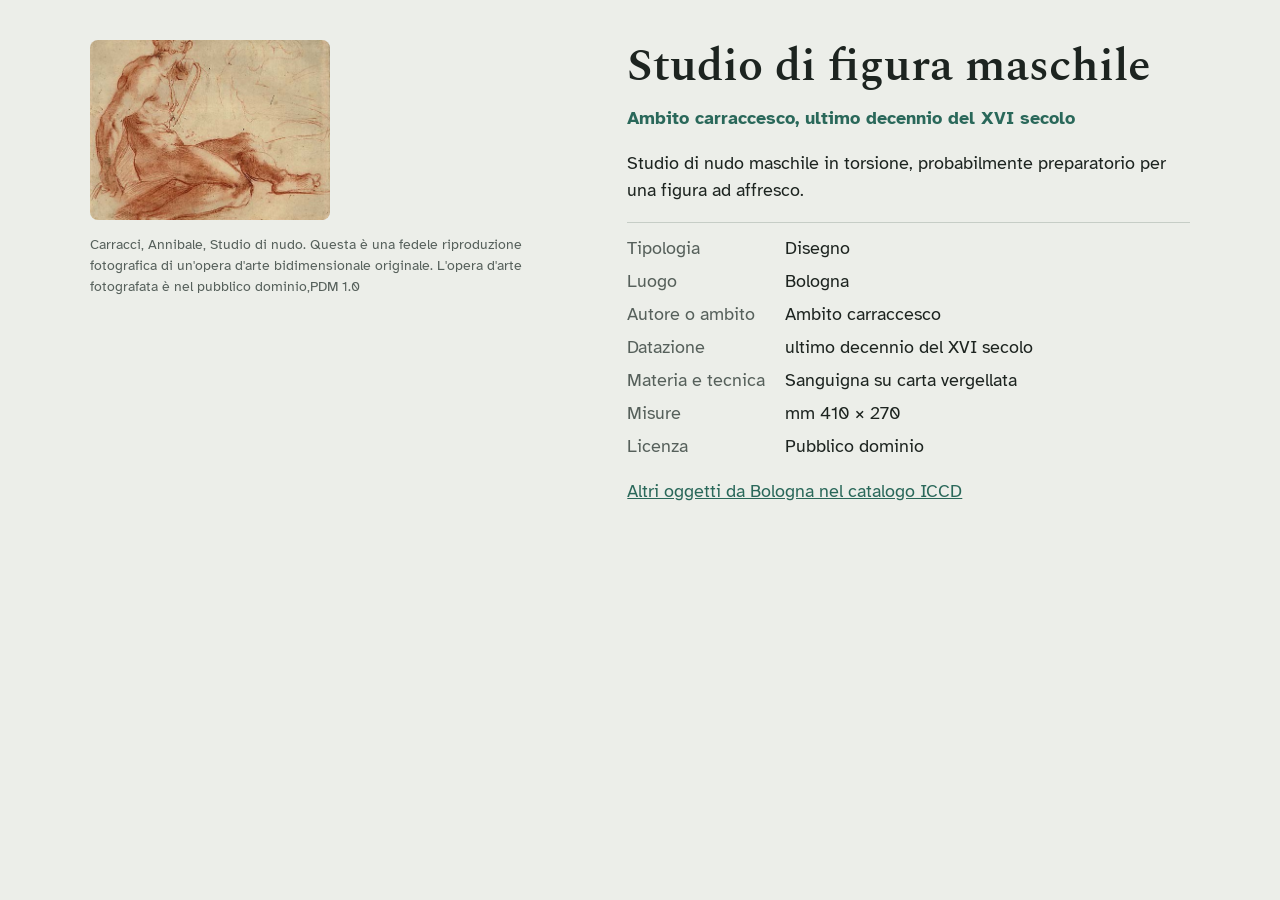
<file: esercizi/esercizio 1/index.html>
<!DOCTYPE html>
<html lang="it">
<head>
  <meta charset="utf-8">
  <meta name="viewport" content="width=device-width, initial-scale=1">
  <title>Studio di figura maschile</title>
  <!-- I caratteri da Google Fonts: Spectral per i titoli, Atkinson Hyperlegible per il testo -->
  <link rel="stylesheet" href="https://fonts.googleapis.com/css2?family=Atkinson+Hyperlegible:wght@400;700&family=Spectral:wght@400;600&display=swap">
  <!-- Il foglio di stile: lo stesso nome del file stile.css nella stessa cartella -->
  <link rel="stylesheet" href="es1.css">
</head>
<body>
  <article class="scheda">

    <!-- Prima colonna: l'immagine con la didascalia -->
    <figure class="miniatura">
      <img src="immagini/Studio_di_nudo.jpg"
           alt="Studio di nudo maschile in torsione, probabilmente preparatorio per una figura ad affresco.">
      <figcaption> Carracci, Annibale, Studio di nudo. Questa è una fedele riproduzione fotografica di un'opera d'arte bidimensionale originale. L'opera d'arte fotografata è nel pubblico dominio,PDM 1.0 </figcaption>
    </figure>

    <!-- Seconda colonna: il testo della scheda -->
    <div class="testo">
      <h1>Studio di figura maschile</h1>
      <p class="autore">Ambito carraccesco, ultimo decennio del XVI secolo</p>
      <p>Studio di nudo maschile in torsione, probabilmente preparatorio per una figura ad affresco.</p>
      <dl>
        <dt>Tipologia</dt> <dd>Disegno</dd>
        <dt>Luogo</dt> <dd>Bologna</dd>
        <dt>Autore o ambito</dt> <dd>Ambito carraccesco</dd>
        <dt>Datazione</dt> <dd>ultimo decennio del XVI secolo</dd>
        <dt>Materia e tecnica</dt> <dd>Sanguigna su carta vergellata</dd>
        <dt>Misure</dt> <dd>mm 410 × 270</dd>
        <dt>Licenza</dt> <dd>Pubblico dominio</dd>
      </dl>
      <a href="https://catalogo.beniculturali.it/search?denom=&definizione=&period=&agent=&culturalScope=&province=&municipality=Bologna&region=&subject=&numICCD=&classfication=&corporatBody=&techCha=&cis=&site=&obsLoc=&findLoc=">Altri oggetti da Bologna nel catalogo ICCD</a>
    </div>

  </article>
</body>
</html>
</file>
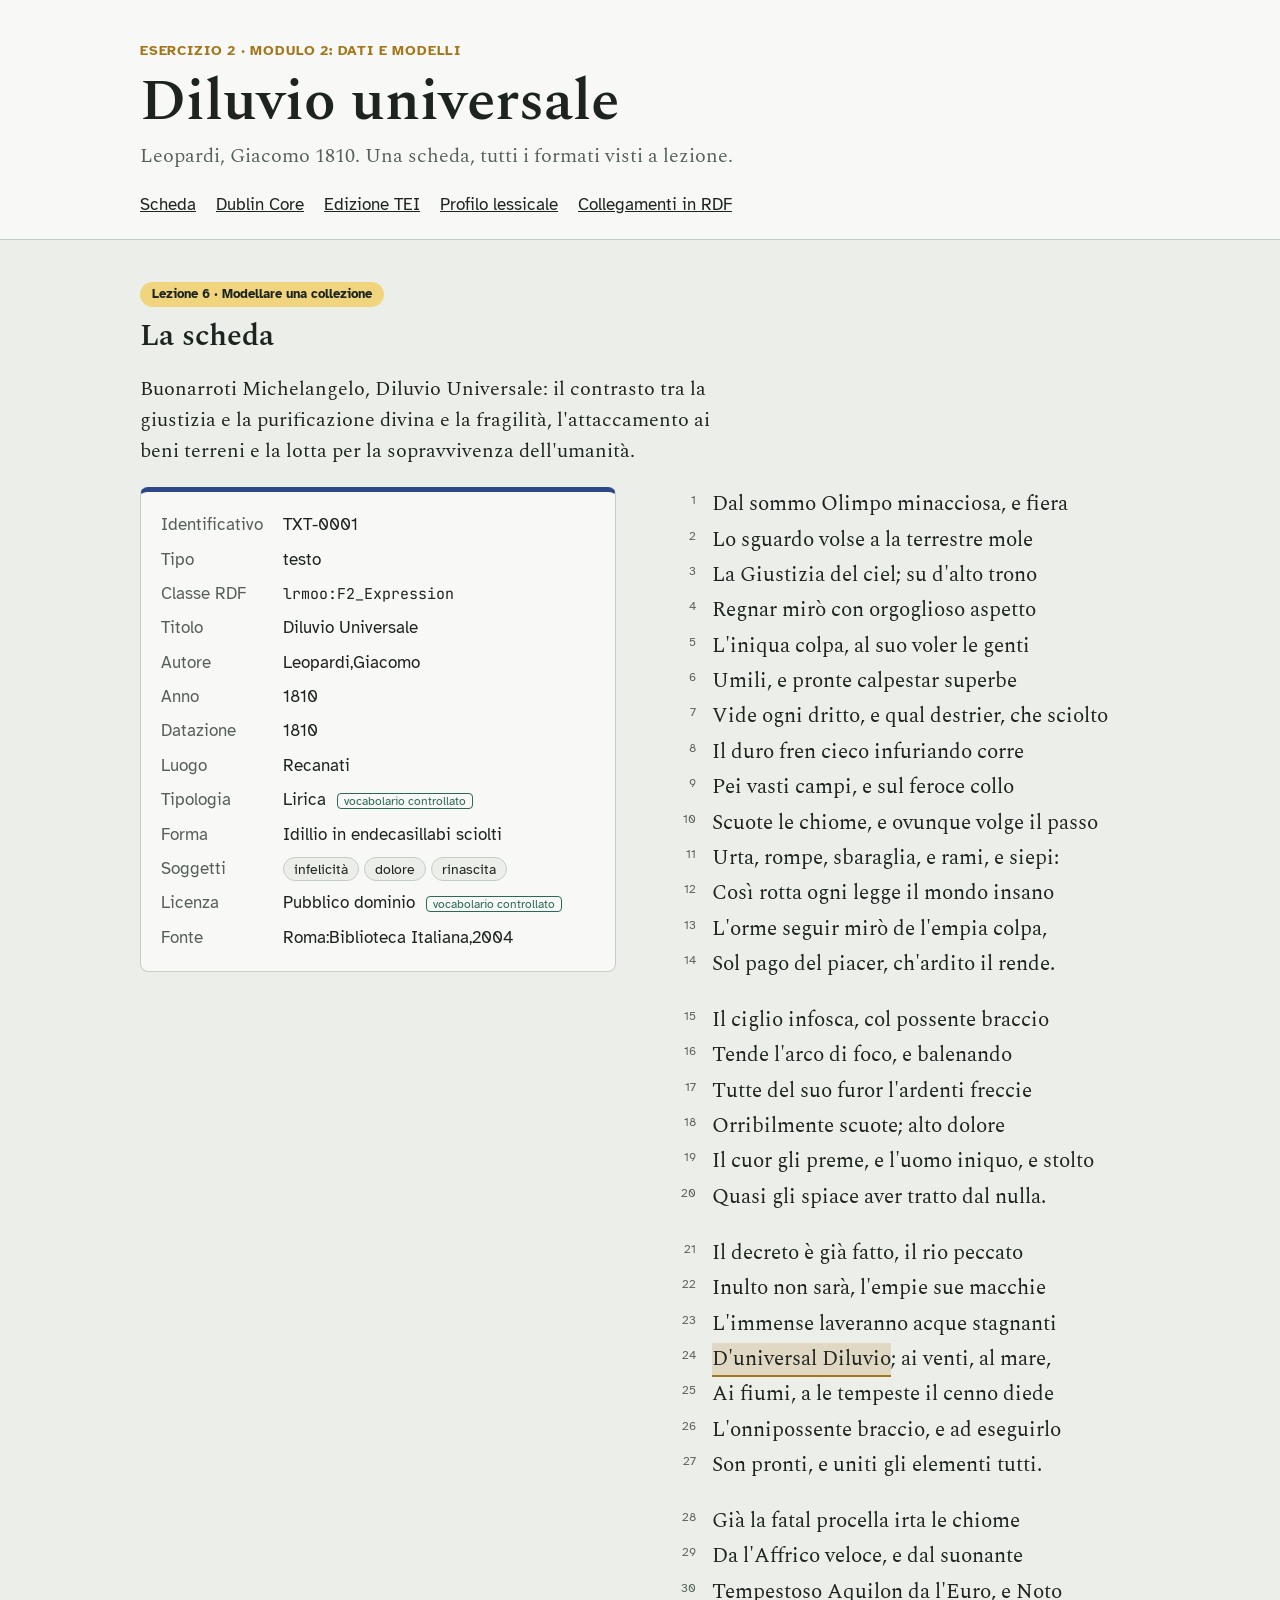
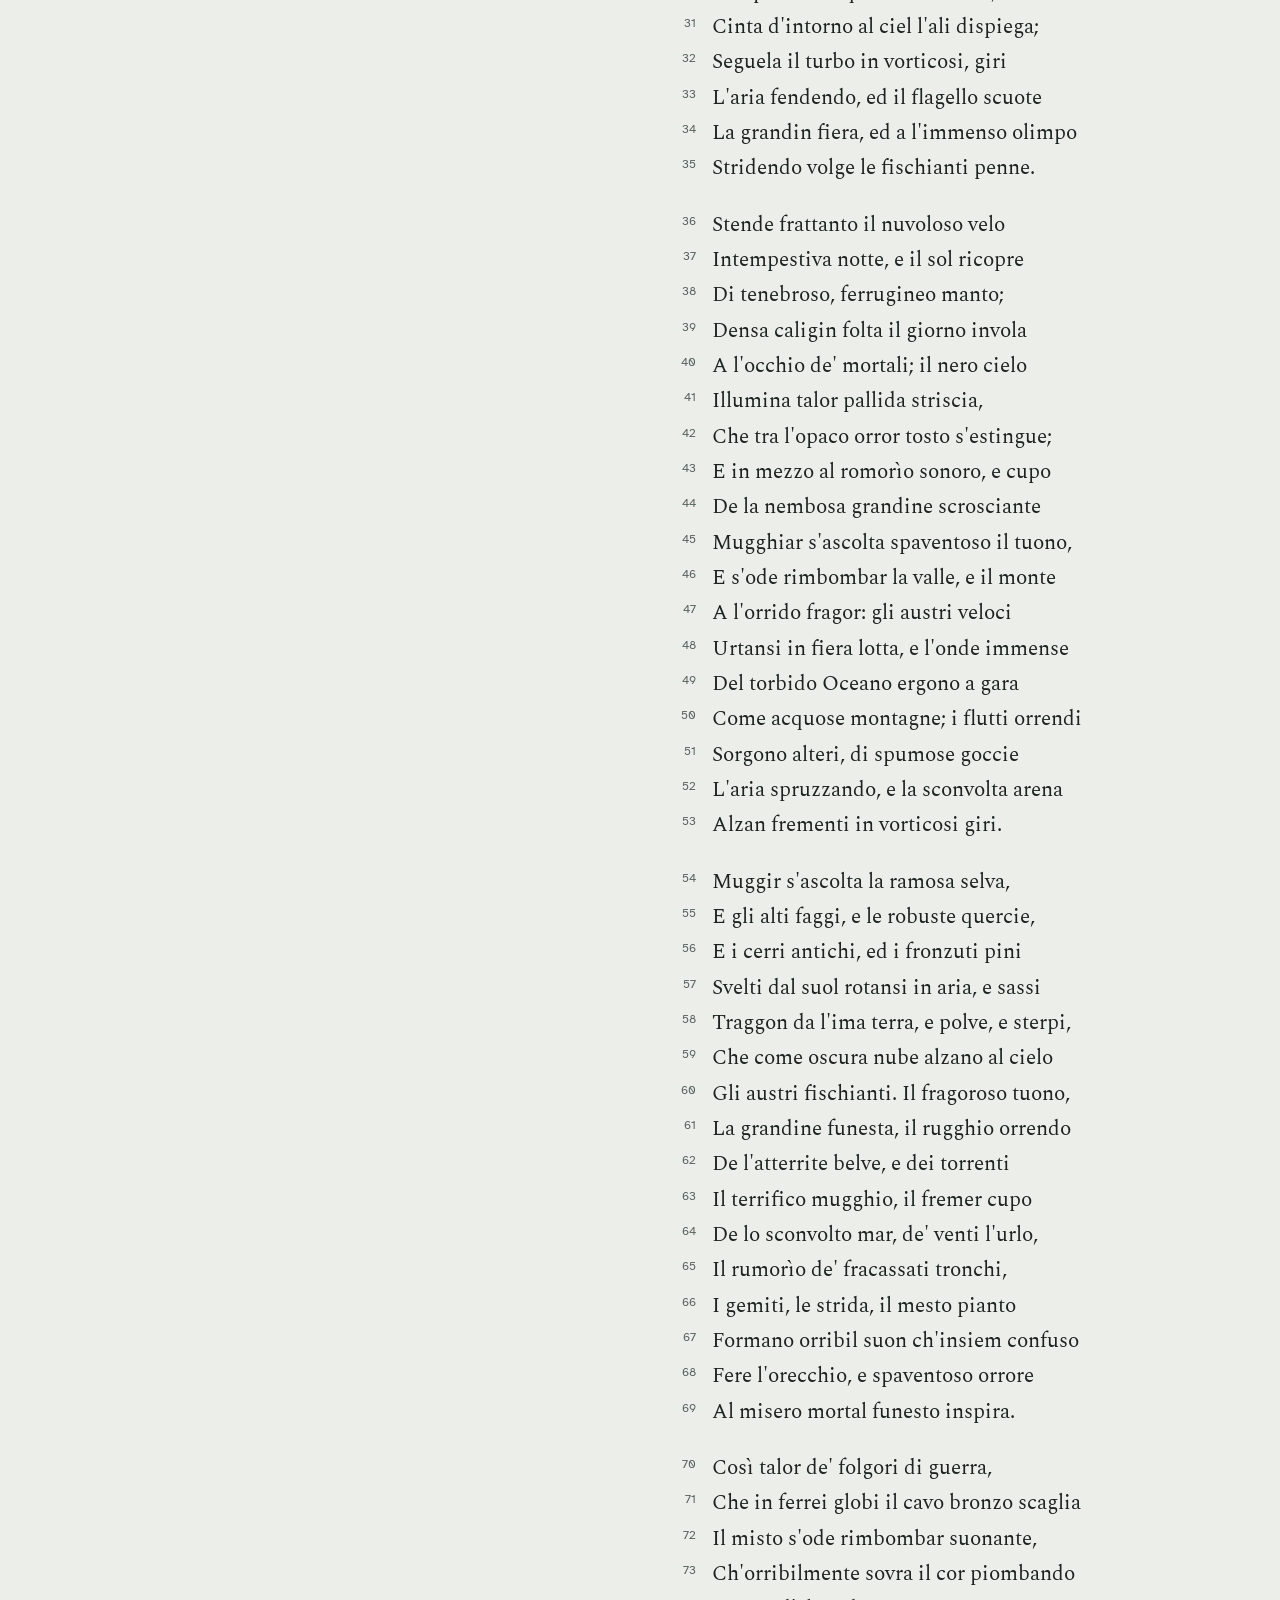
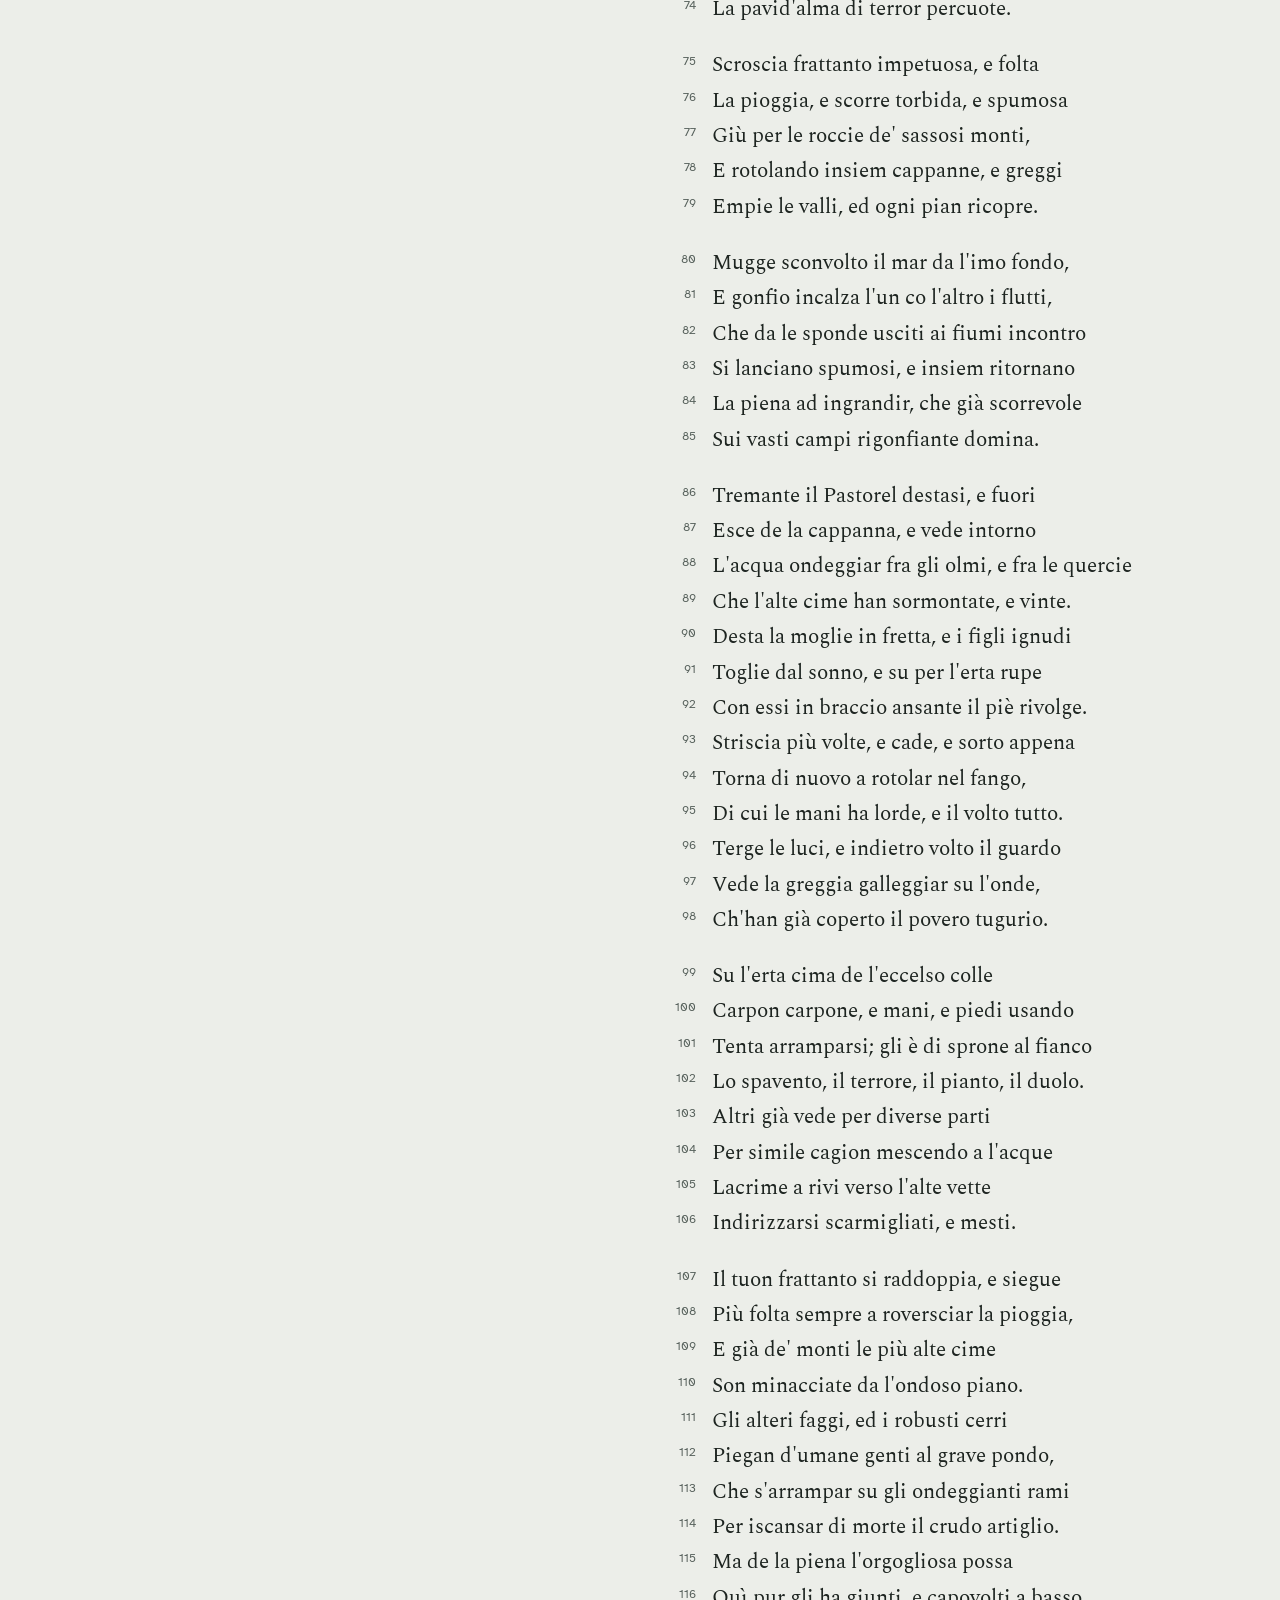
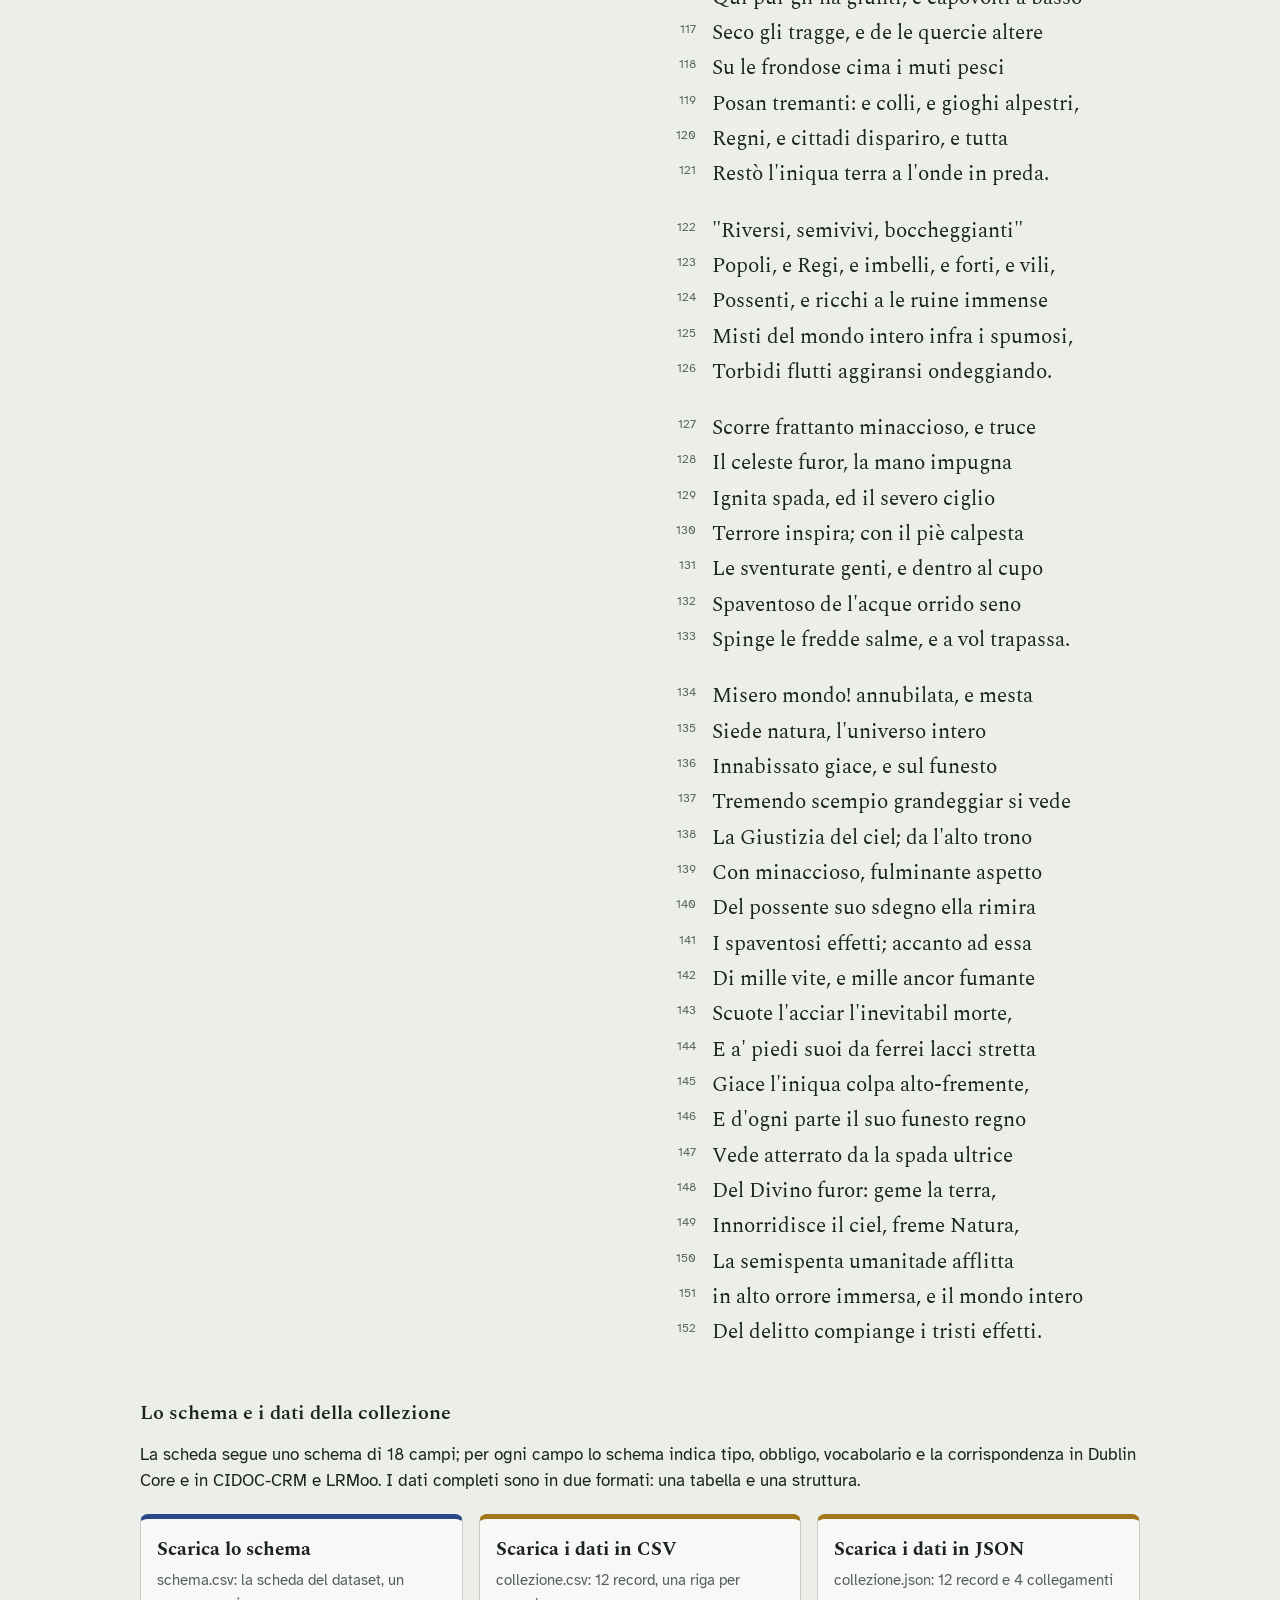
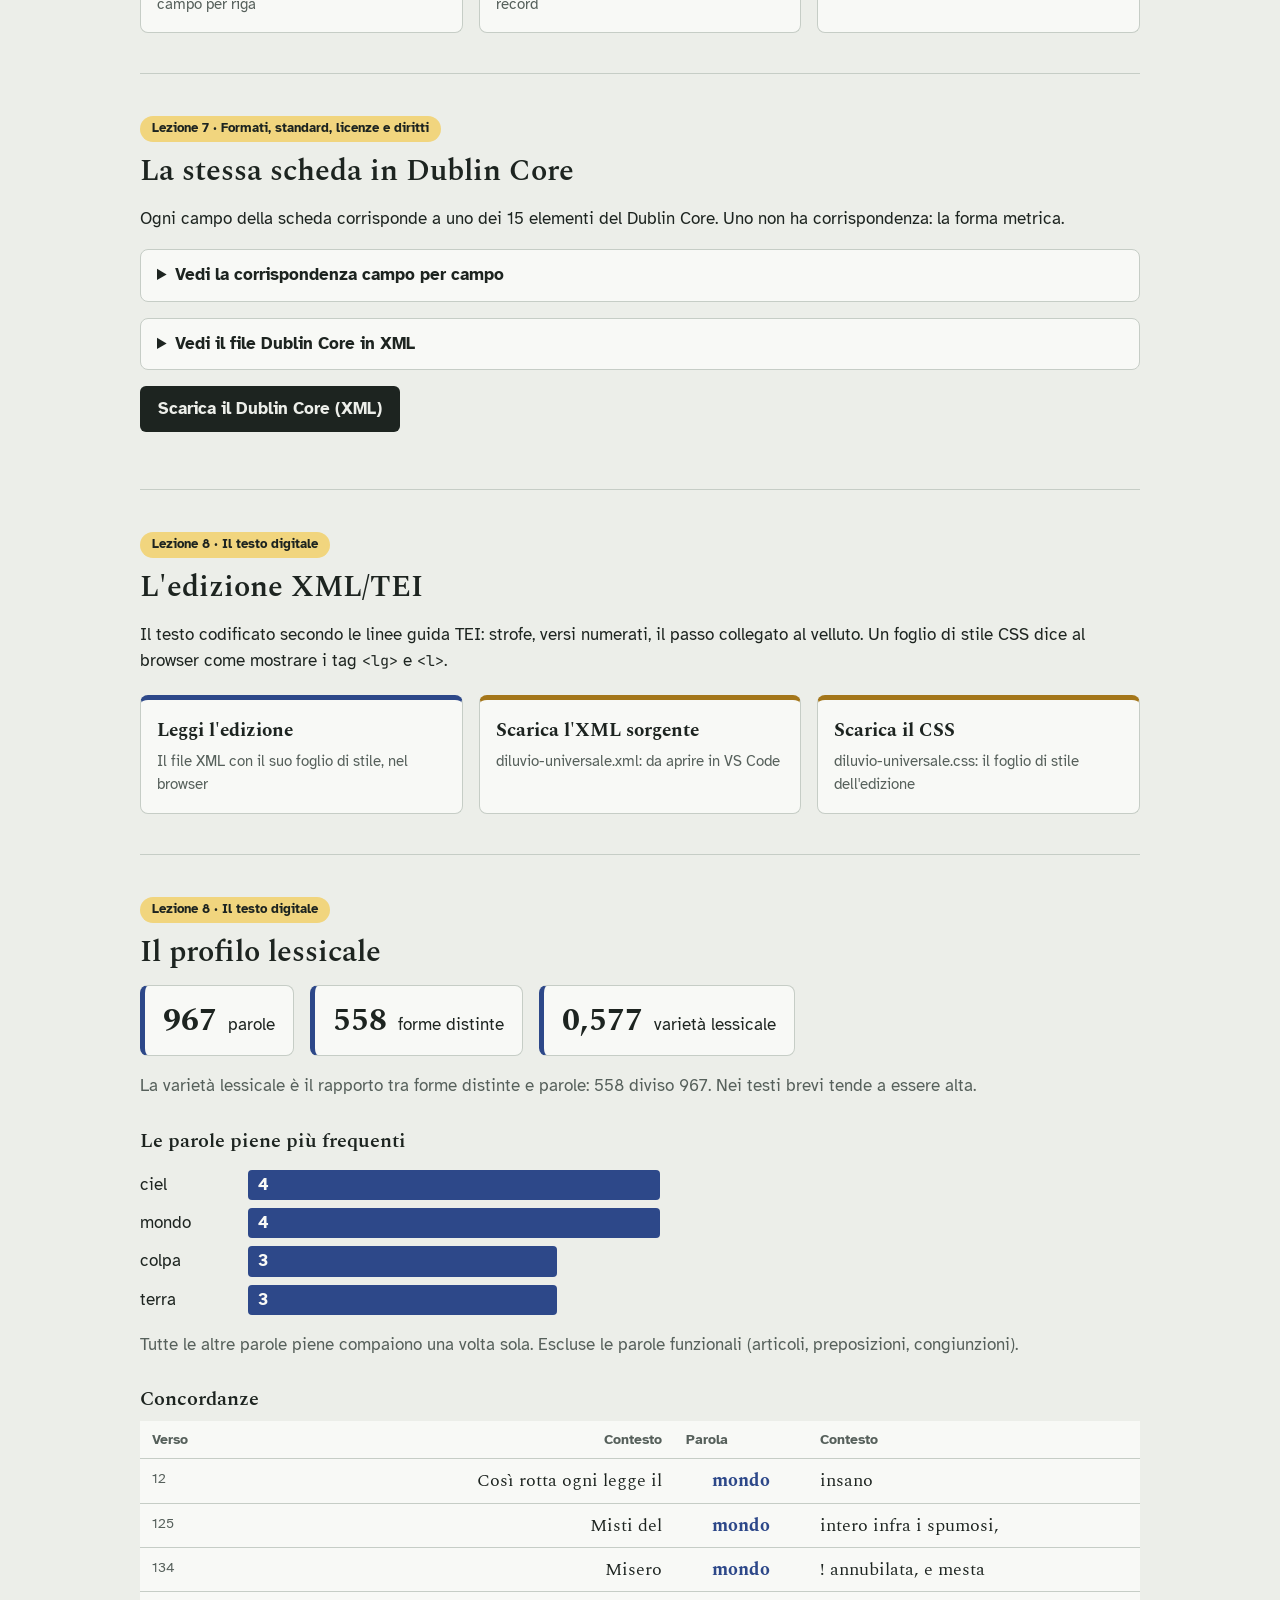
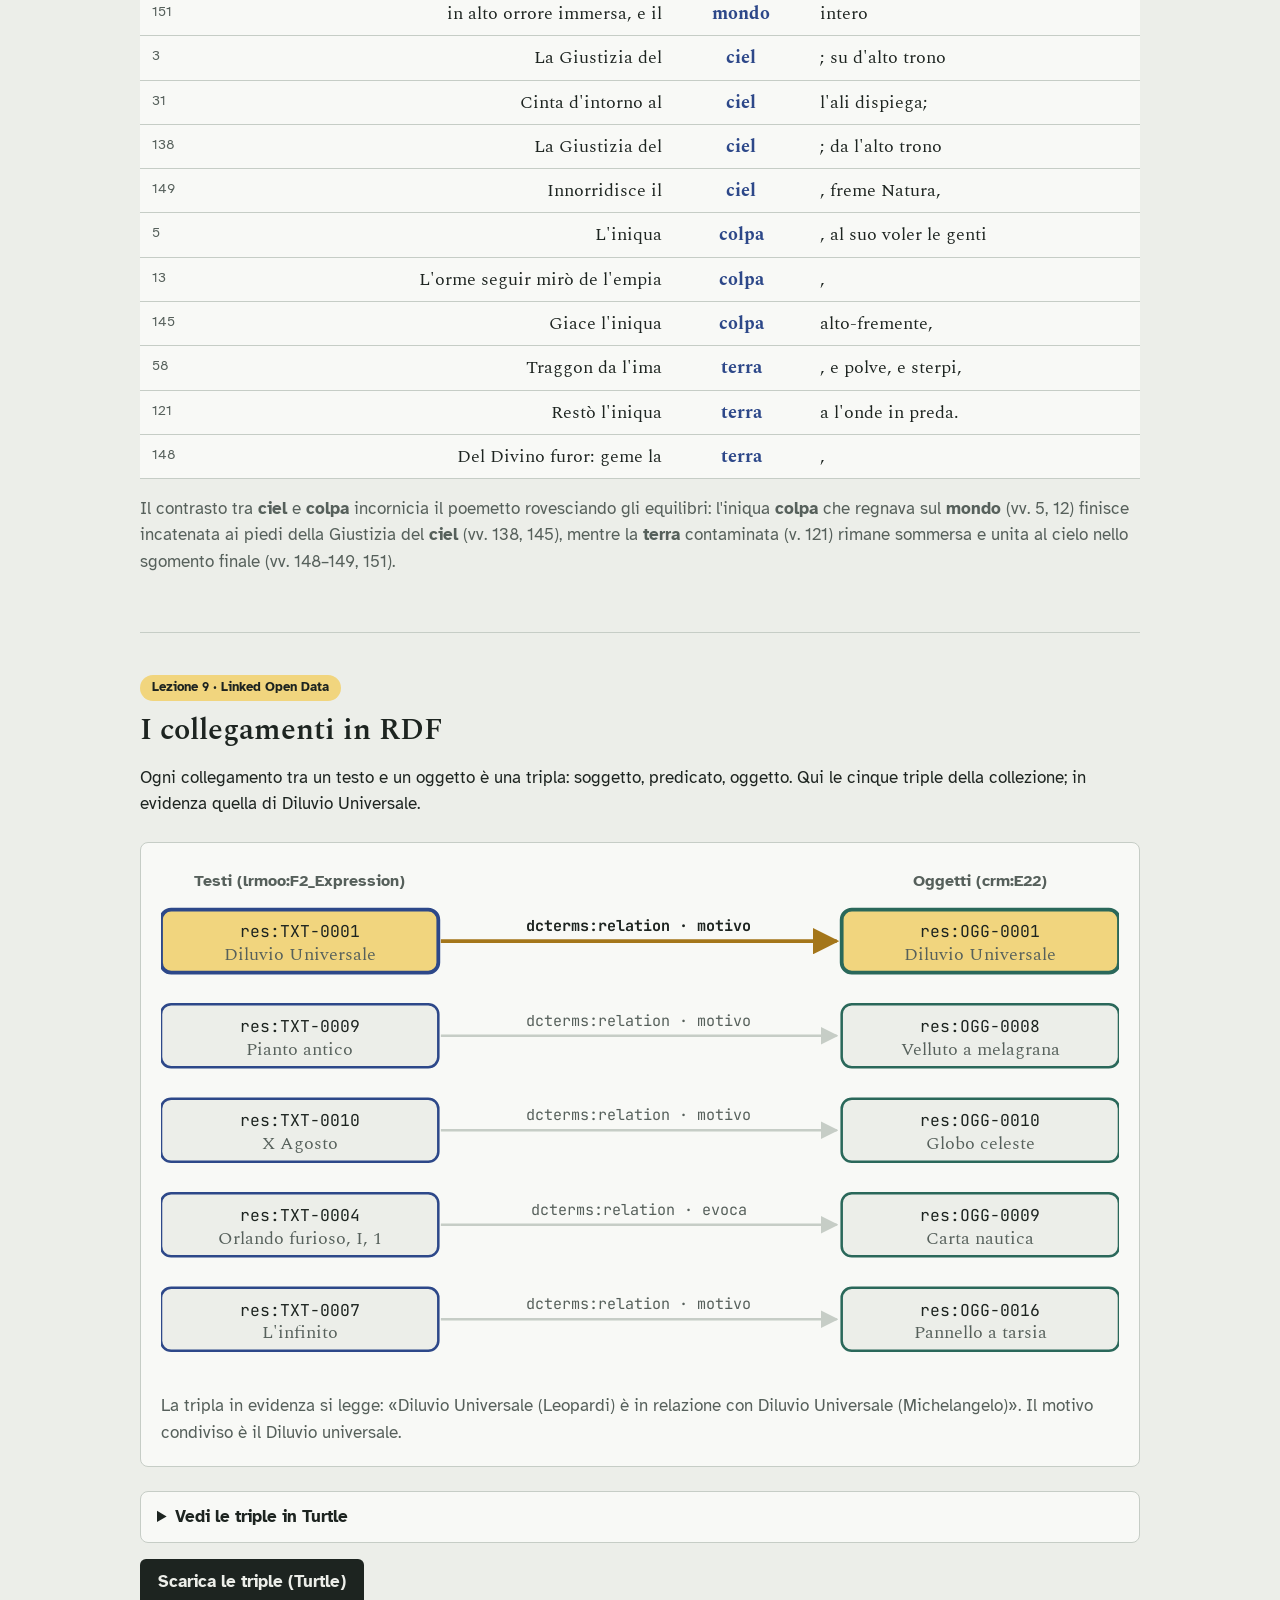
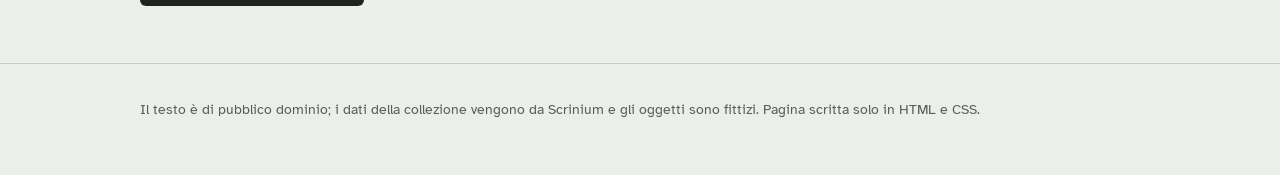
<file: esercizi/esercizio 2/index.html>
<!DOCTYPE html>
<html lang="it">
<head>
  <meta charset="utf-8">
  <meta name="viewport" content="width=device-width, initial-scale=1">
  <title>Diluvio Universale: una scheda, tutti i formati</title>
  <link rel="stylesheet" href="https://fonts.googleapis.com/css2?family=Atkinson+Hyperlegible:wght@400;700&family=Spectral:ital,wght@0,400;0,600;1,400&family=JetBrains+Mono&display=swap">
  <link rel="stylesheet" href="stile.css">
</head>
<body>

<!-- =====================================================================
     ESERCIZIO 2: tutto il modulo 2 in una sola scheda.
     Solo HTML e CSS: niente JavaScript. Le parti che si aprono e si
     chiudono usano l'elemento <details>; i file si scaricano con
     l'attributo download dei link.
     ===================================================================== -->

<header>
  <div class="contenitore">
    <p class="occhiello">Esercizio 2 · Modulo 2: dati e modelli</p>
    <h1>Diluvio universale</h1>
    <p class="sottotitolo">Leopardi, Giacomo 1810. Una scheda, tutti i formati visti a lezione.</p>
    <nav aria-label="In questa pagina">
      <a href="#scheda">Scheda</a>
      <a href="#dublin-core">Dublin Core</a>
      <a href="#tei">Edizione TEI</a>
      <a href="#lessico">Profilo lessicale</a>
      <a href="#rdf">Collegamenti in RDF</a>
    </nav>
  </div>
</header>

<main class="contenitore">

  <!-- ===================== 1. LA SCHEDA (lezione 6) ===================== -->
  <section id="scheda">
    <p class="lezione">Lezione 6 · Modellare una collezione</p>
    <h2>La scheda</h2>
   <p class="descrizione">Buonarroti Michelangelo, Diluvio Universale: il contrasto tra la giustizia e la purificazione divina e la fragilità, l'attaccamento ai beni terreni e la lotta per la sopravvivenza dell'umanità.</p>
    <div class="due-colonne">
      <!-- I metadati descrittivi: un campo per riga, come nello schema -->
      <dl class="metadati">
        <dt>Identificativo</dt><dd>TXT-0001</dd>
        <dt>Tipo</dt><dd>testo</dd>
        <dt>Classe RDF</dt><dd><code>lrmoo:F2_Expression</code></dd>
        <dt>Titolo</dt><dd>Diluvio Universale</dd>
        <dt>Autore</dt><dd>Leopardi,Giacomo</dd>
        <dt>Anno</dt><dd>1810</dd>
        <dt>Datazione</dt><dd>1810</dd>
        <dt>Luogo</dt><dd>Recanati</dd>
        <dt>Tipologia</dt><dd>Lirica <span class="vocabolario">vocabolario controllato</span></dd>
        <dt>Forma</dt><dd>Idillio in endecasillabi sciolti</dd>
        <dt>Soggetti</dt><dd><span class="etichetta">infelicità</span> <span class="etichetta">dolore</span> <span class="etichetta">rinascita</span></dd>
        <dt>Licenza</dt><dd>Pubblico dominio <span class="vocabolario">vocabolario controllato</span></dd>
        <dt>Fonte</dt><dd>Roma:Biblioteca Italiana,2004</dd>
      </dl>

      <!-- Il testo: i numeri dei versi li scrive il CSS, con un contatore -->
      <div class="poesia">
  <p class="strofa">
    <span class="verso">Dal sommo Olimpo minacciosa, e fiera</span>
    <span class="verso">Lo sguardo volse a la terrestre mole</span>
    <span class="verso">La Giustizia del ciel; su d'alto trono</span>
    <span class="verso">Regnar mirò con orgoglioso aspetto</span>
    <span class="verso">L'iniqua colpa, al suo voler le genti</span>
    <span class="verso">Umili, e pronte calpestar superbe</span>
    <span class="verso">Vide ogni dritto, e qual destrier, che sciolto</span>
    <span class="verso">Il duro fren cieco infuriando corre</span>
    <span class="verso">Pei vasti campi, e sul feroce collo</span>
    <span class="verso">Scuote le chiome, e ovunque volge il passo</span>
    <span class="verso">Urta, rompe, sbaraglia, e rami, e siepi:</span>
    <span class="verso">Così rotta ogni legge il mondo insano</span>
    <span class="verso">L'orme seguir mirò de l'empia colpa,</span>
    <span class="verso">Sol pago del piacer, ch'ardito il rende.</span>
  </p>
  <p class="strofa">
    <span class="verso">Il ciglio infosca, col possente braccio</span>
    <span class="verso">Tende l'arco di foco, e balenando</span>
    <span class="verso">Tutte del suo furor l'ardenti freccie</span>
    <span class="verso">Orribilmente scuote; alto dolore</span>
    <span class="verso">Il cuor gli preme, e l'uomo iniquo, e stolto</span>
    <span class="verso">Quasi gli spiace aver tratto dal nulla.</span>
  </p>
  <p class="strofa">
    <span class="verso">Il decreto è già fatto, il rio peccato</span>
    <span class="verso">Inulto non sarà, l'empie sue macchie</span>
    <span class="verso">L'immense laveranno acque stagnanti</span>
    <span class="verso"> <a class="passo" href="#rdf" title="Collegato al Diluvio Universale">D'universal Diluvio</a>; ai venti, al mare,</span>
    <span class="verso">Ai fiumi, a le tempeste il cenno diede</span>
    <span class="verso">L'onnipossente braccio, e ad eseguirlo</span>
    <span class="verso">Son pronti, e uniti gli elementi tutti.</span>
  </p>
  <p class="strofa">
    <span class="verso">Già la fatal procella irta le chiome</span>
    <span class="verso">Da l'Affrico veloce, e dal suonante</span>
    <span class="verso">Tempestoso Aquilon da l'Euro, e Noto</span>
    <span class="verso">Cinta d'intorno al ciel l'ali dispiega;</span>
    <span class="verso">Seguela il turbo in vorticosi, giri</span>
    <span class="verso">L'aria fendendo, ed il flagello scuote</span>
    <span class="verso">La grandin fiera, ed a l'immenso olimpo</span>
    <span class="verso">Stridendo volge le fischianti penne.</span>
  </p>
  <p class="strofa">
    <span class="verso">Stende frattanto il nuvoloso velo</span>
    <span class="verso">Intempestiva notte, e il sol ricopre</span>
    <span class="verso">Di tenebroso, ferrugineo manto;</span>
    <span class="verso">Densa caligin folta il giorno invola</span>
    <span class="verso">A l'occhio de' mortali; il nero cielo</span>
    <span class="verso">Illumina talor pallida striscia,</span>
    <span class="verso">Che tra l'opaco orror tosto s'estingue;</span>
    <span class="verso">E in mezzo al romorìo sonoro, e cupo</span>
    <span class="verso">De la nembosa grandine scrosciante</span>
    <span class="verso">Mugghiar s'ascolta spaventoso il tuono,</span>
    <span class="verso">E s'ode rimbombar la valle, e il monte</span>
    <span class="verso">A l'orrido fragor: gli austri veloci</span>
    <span class="verso">Urtansi in fiera lotta, e l'onde immense</span>
    <span class="verso">Del torbido Oceano ergono a gara</span>
    <span class="verso">Come acquose montagne; i flutti orrendi</span>
    <span class="verso">Sorgono alteri, di spumose goccie</span>
    <span class="verso">L'aria spruzzando, e la sconvolta arena</span>
    <span class="verso">Alzan frementi in vorticosi giri.</span>
  </p>
  <p class="strofa">
    <span class="verso">Muggir s'ascolta la ramosa selva,</span>
    <span class="verso">E gli alti faggi, e le robuste quercie,</span>
    <span class="verso">E i cerri antichi, ed i fronzuti pini</span>
    <span class="verso">Svelti dal suol rotansi in aria, e sassi</span>
    <span class="verso">Traggon da l'ima terra, e polve, e sterpi,</span>
    <span class="verso">Che come oscura nube alzano al cielo</span>
    <span class="verso">Gli austri fischianti. Il fragoroso tuono,</span>
    <span class="verso">La grandine funesta, il rugghio orrendo</span>
    <span class="verso">De l'atterrite belve, e dei torrenti</span>
    <span class="verso">Il terrifico mugghio, il fremer cupo</span>
    <span class="verso">De lo sconvolto mar, de' venti l'urlo,</span>
    <span class="verso">Il rumorìo de' fracassati tronchi,</span>
    <span class="verso">I gemiti, le strida, il mesto pianto</span>
    <span class="verso">Formano orribil suon ch'insiem confuso</span>
    <span class="verso">Fere l'orecchio, e spaventoso orrore</span>
    <span class="verso">Al misero mortal funesto inspira.</span>
  </p>
  <p class="strofa">
    <span class="verso">Così talor de' folgori di guerra,</span>
    <span class="verso">Che in ferrei globi il cavo bronzo scaglia</span>
    <span class="verso">Il misto s'ode rimbombar suonante,</span>
    <span class="verso">Ch'orribilmente sovra il cor piombando</span>
    <span class="verso">La pavid'alma di terror percuote.</span>
  </p>
  <p class="strofa">
    <span class="verso">Scroscia frattanto impetuosa, e folta</span>
    <span class="verso">La pioggia, e scorre torbida, e spumosa</span>
    <span class="verso">Giù per le roccie de' sassosi monti,</span>
    <span class="verso">E rotolando insiem cappanne, e greggi</span>
    <span class="verso">Empie le valli, ed ogni pian ricopre.</span>
  </p>
  <p class="strofa">
    <span class="verso">Mugge sconvolto il mar da l'imo fondo,</span>
    <span class="verso">E gonfio incalza l'un co l'altro i flutti,</span>
    <span class="verso">Che da le sponde usciti ai fiumi incontro</span>
    <span class="verso">Si lanciano spumosi, e insiem ritornano</span>
    <span class="verso">La piena ad ingrandir, che già scorrevole</span>
    <span class="verso">Sui vasti campi rigonfiante domina.</span>
  </p>
  <p class="strofa">
    <span class="verso">Tremante il Pastorel destasi, e fuori</span>
    <span class="verso">Esce de la cappanna, e vede intorno</span>
    <span class="verso">L'acqua ondeggiar fra gli olmi, e fra le quercie</span>
    <span class="verso">Che l'alte cime han sormontate, e vinte.</span>
    <span class="verso">Desta la moglie in fretta, e i figli ignudi</span>
    <span class="verso">Toglie dal sonno, e su per l'erta rupe</span>
    <span class="verso">Con essi in braccio ansante il piè rivolge.</span>
    <span class="verso">Striscia più volte, e cade, e sorto appena</span>
    <span class="verso">Torna di nuovo a rotolar nel fango,</span>
    <span class="verso">Di cui le mani ha lorde, e il volto tutto.</span>
    <span class="verso">Terge le luci, e indietro volto il guardo</span>
    <span class="verso">Vede la greggia galleggiar su l'onde,</span>
    <span class="verso">Ch'han già coperto il povero tugurio.</span>
  </p>
  <p class="strofa">
    <span class="verso">Su l'erta cima de l'eccelso colle</span>
    <span class="verso">Carpon carpone, e mani, e piedi usando</span>
    <span class="verso">Tenta arramparsi; gli è di sprone al fianco</span>
    <span class="verso">Lo spavento, il terrore, il pianto, il duolo.</span>
    <span class="verso">Altri già vede per diverse parti</span>
    <span class="verso">Per simile cagion mescendo a l'acque</span>
    <span class="verso">Lacrime a rivi verso l'alte vette</span>
    <span class="verso">Indirizzarsi scarmigliati, e mesti.</span>
  </p>
  <p class="strofa">
    <span class="verso">Il tuon frattanto si raddoppia, e siegue</span>
    <span class="verso">Più folta sempre a roversciar la pioggia,</span>
    <span class="verso">E già de' monti le più alte cime</span>
    <span class="verso">Son minacciate da l'ondoso piano.</span>
    <span class="verso">Gli alteri faggi, ed i robusti cerri</span>
    <span class="verso">Piegan d'umane genti al grave pondo,</span>
    <span class="verso">Che s'arrampar su gli ondeggianti rami</span>
    <span class="verso">Per iscansar di morte il crudo artiglio.</span>
    <span class="verso">Ma de la piena l'orgogliosa possa</span>
    <span class="verso">Quì pur gli ha giunti, e capovolti a basso</span>
    <span class="verso">Seco gli tragge, e de le quercie altere</span>
    <span class="verso">Su le frondose cima i muti pesci</span>
    <span class="verso">Posan tremanti: e colli, e gioghi alpestri,</span>
    <span class="verso">Regni, e cittadi dispariro, e tutta</span>
    <span class="verso">Restò l'iniqua terra a l'onde in preda.</span>
  </p>
  <p class="strofa">
    <span class="verso">"Riversi, semivivi, boccheggianti"</span>
    <span class="verso">Popoli, e Regi, e imbelli, e forti, e vili,</span>
    <span class="verso">Possenti, e ricchi a le ruine immense</span>
    <span class="verso">Misti del mondo intero infra i spumosi,</span>
    <span class="verso">Torbidi flutti aggiransi ondeggiando.</span>
  </p>
  <p class="strofa">
    <span class="verso">Scorre frattanto minaccioso, e truce</span>
    <span class="verso">Il celeste furor, la mano impugna</span>
    <span class="verso">Ignita spada, ed il severo ciglio</span>
    <span class="verso">Terrore inspira; con il piè calpesta</span>
    <span class="verso">Le sventurate genti, e dentro al cupo</span>
    <span class="verso">Spaventoso de l'acque orrido seno</span>
    <span class="verso">Spinge le fredde salme, e a vol trapassa.</span>
  </p>
  <p class="strofa">
    <span class="verso">Misero mondo! annubilata, e mesta</span>
    <span class="verso">Siede natura, l'universo intero</span>
    <span class="verso">Innabissato giace, e sul funesto</span>
    <span class="verso">Tremendo scempio grandeggiar si vede</span>
    <span class="verso">La Giustizia del ciel; da l'alto trono</span>
    <span class="verso">Con minaccioso, fulminante aspetto</span>
    <span class="verso">Del possente suo sdegno ella rimira</span>
    <span class="verso">I spaventosi effetti; accanto ad essa</span>
    <span class="verso">Di mille vite, e mille ancor fumante</span>
    <span class="verso">Scuote l'acciar l'inevitabil morte,</span>
    <span class="verso">E a' piedi suoi da ferrei lacci stretta</span>
    <span class="verso">Giace l'iniqua colpa alto-fremente,</span>
    <span class="verso">E d'ogni parte il suo funesto regno</span>
    <span class="verso">Vede atterrato da la spada ultrice</span>
    <span class="verso">Del Divino furor: geme la terra,</span>
    <span class="verso">Innorridisce il ciel, freme Natura,</span>
    <span class="verso">La semispenta umanitade afflitta</span>
    <span class="verso">in alto orrore immersa, e il mondo intero</span>
    <span class="verso">Del delitto compiange i tristi effetti.</span>
  </p>
</div>
</div>

    <!-- Lo schema e i dati completi, da scaricare -->
    <h3>Lo schema e i dati della collezione</h3>
    <p>La scheda segue uno schema di 18 campi; per ogni campo lo schema indica tipo, obbligo, vocabolario e la corrispondenza in Dublin Core e in CIDOC-CRM e LRMoo. I dati completi sono in due formati: una tabella e una struttura.</p>
    <div class="tre-file">
      <a href="dati/schema.csv" download>
        <strong>Scarica lo schema</strong>
        <span>schema.csv: la scheda del dataset, un campo per riga</span>
      </a>
      <a href="dati/collezione.csv" download>
        <strong>Scarica i dati in CSV</strong>
        <span>collezione.csv: 12 record, una riga per record</span>
      </a>
      <a href="dati/collezione.json" download>
        <strong>Scarica i dati in JSON</strong>
        <span>collezione.json: 12 record e 4 collegamenti</span>
      </a>
    </div>
  </section>


  <!-- ===================== 2. DUBLIN CORE (lezione 7) ===================== -->
  <section id="dublin-core">
    <p class="lezione">Lezione 7 · Formati, standard, licenze e diritti</p>
    <h2>La stessa scheda in Dublin Core</h2>
    <p>Ogni campo della scheda corrisponde a uno dei 15 elementi del Dublin Core. Uno non ha corrispondenza: la forma metrica.</p>

    <!-- <details> si apre e si chiude con un clic, senza JavaScript -->
    <details>
      <summary>Vedi la corrispondenza campo per campo</summary>
      <div class="tabella">
        <table>
          <tr><th>Campo della scheda</th><th>Elemento Dublin Core</th><th>Valore</th></tr>
          <tr><td>id</td><td><code>dc:identifier</code></td><td>TXT-0001</td></tr>
          <tr><td>titolo</td><td><code>dc:title</code></td><td>Diluvio Universale</td></tr>
          <tr><td>autore</td><td><code>dc:creator</code></td><td>Leopardi, Giacomo</td></tr>
          <tr><td>anno</td><td><code>dc:date</code></td><td>1810</td></tr>
          <tr><td>luogo</td><td><code>dc:coverage</code></td><td>Recanati</td></tr>
          <tr><td>tipo, tipologia</td><td><code>dc:type</code></td><td>Text; Lirica</td></tr>
          <tr><td>soggetti</td><td><code>dc:subject</code></td><td>infelicità; dolore; rinascita</td></tr>
          <tr><td>descrizione</td><td><code>dc:description</code></td><td> La punizione divina dell'umanità corrotta…</td></tr>
          <tr><td>(lingua)</td><td><code>dc:language</code></td><td>it</td></tr>
          <tr><td>fonte</td><td><code>dc:source</code></td><td>Roma:Biblioteca Italiana, 2004</td></tr>
          <tr><td>collegamento</td><td><code>dc:relation</code></td><td>OGG-0001</td></tr>
          <tr><td>licenza</td><td><code>dc:rights</code></td><td>Pubblico dominio</td></tr>
          <tr class="senza"><td>forma</td><td>nessun elemento adatto</td><td>Idillio in endecasillabi sciolti</td></tr>
        </table>
      </div>
    </details>

    <details>
      <summary>Vedi il file Dublin Core in XML</summary>
<pre><code>&lt;oai_dc:dc xmlns:oai_dc="http://www.openarchives.org/OAI/2.0/oai_dc/"
           xmlns:dc="http://purl.org/dc/elements/1.1/"&gt;
  &lt;dc:identifier&gt;TXT-0001&lt;/dc:identifier&gt;
  &lt;dc:title xml:lang="it"&gt;Diluvio Universale&lt;/dc:title&gt;
  &lt;dc:creator&gt;Leopardi, Giacomo&lt;/dc:creator&gt;
  &lt;dc:date&gt;1810&lt;/dc:date&gt;
  &lt;dc:coverage&gt;Recanati&lt;/dc:coverage&gt;
  &lt;dc:type&gt;Text&lt;/dc:type&gt;
  &lt;dc:type xml:lang="it"&gt;Lirica&lt;/dc:type&gt;
  &lt;dc:subject xml:lang="it"&gt;infelicità&lt;/dc:subject&gt;
  &lt;dc:subject xml:lang="it"&gt;dolore&lt;/dc:subject&gt;
  &lt;dc:subject xml:lang="it"&gt;rinascita&lt;/dc:subject&gt;
  &lt;dc:language&gt;it&lt;/dc:language&gt;
  &lt;dc:relation&gt;https://scrinium.example.org/id/OGG-0001&lt;/dc:relation&gt;
  &lt;dc:rights&gt;Pubblico dominio&lt;/dc:rights&gt;
  …
&lt;/oai_dc:dc&gt;</code></pre>
    </details>

    <p class="azioni"><a class="pulsante" href="dati/diluvio-universale-dc.xml" download>Scarica il Dublin Core (XML)</a></p>
  </section>


  <!-- ===================== 3. EDIZIONE TEI (lezione 8) ===================== -->
  <section id="tei">
    <p class="lezione">Lezione 8 · Il testo digitale</p>
    <h2>L'edizione XML/TEI</h2>
    <p>Il testo codificato secondo le linee guida TEI: strofe, versi numerati, il passo collegato al velluto. Un foglio di stile CSS dice al browser come mostrare i tag <code>&lt;lg&gt;</code> e <code>&lt;l&gt;</code>.</p>
    <div class="tre-file">
      <a href="tei/diluvio-universale.xml" target="_blank" rel="noopener">
        <strong>Leggi l'edizione</strong>
        <span>Il file XML con il suo foglio di stile, nel browser</span>
      </a>
      <a href="tei/diluvio-universale.xml" download>
        <strong>Scarica l'XML sorgente</strong>
        <span>diluvio-universale.xml: da aprire in VS Code</span>
      </a>
      <a href="tei/diluvio-universale.css" download>
        <strong>Scarica il CSS</strong>
        <span>diluvio-universale.css: il foglio di stile dell'edizione</span>
      </a>
    </div>
  </section>


  <!-- ===================== 4. PROFILO LESSICALE (lezione 8) ===================== -->
  <section id="lessico">
    <p class="lezione">Lezione 8 · Il testo digitale</p>
  <h2>Il profilo lessicale</h2>
    <div class="numeri">
      <p><b>967</b> parole</p>
      <p><b>558</b> forme distinte</p>
      <p><b>0,577</b> varietà lessicale</p>
    </div>
    <p class="tenue">La varietà lessicale è il rapporto tra forme distinte e parole: 558 diviso 967. Nei testi brevi tende a essere alta.</p>

    <h3>Le parole piene più frequenti</h3>
    <!-- La lunghezza delle barre è scritta nello stile: --valore in percentuale -->
    <ul class="barre">
      <li style="--valore: 100%"><span>ciel</span><b>4</b></li>
      <li style="--valore: 100%"><span>mondo</span><b>4</b></li>
      <li style="--valore: 75%"><span>colpa</span><b>3</b></li>
      <li style="--valore: 75%"><span>terra</span><b>3</b></li>
    </ul>

    <p class="tenue">Tutte le altre parole piene compaiono una volta sola. Escluse le parole funzionali (articoli, preposizioni, congiunzioni).</p>

  
  <h3>Concordanze</h3>
  <div class="tabella">
    <table class="kwic">
      <tr><th>Verso</th><th class="sinistra">Contesto</th><th>Parola</th><th>Contesto</th></tr>
      <tr><td>12</td><td class="sinistra">Così rotta ogni legge il</td><td class="chiave">mondo</td><td>insano</td></tr>
      <tr><td>125</td><td class="sinistra">Misti del</td><td class="chiave">mondo</td><td>intero infra i spumosi,</td></tr>
      <tr><td>134</td><td class="sinistra">Misero</td><td class="chiave">mondo</td><td>! annubilata, e mesta</td></tr>
      <tr><td>151</td><td class="sinistra">in alto orrore immersa, e il</td><td class="chiave">mondo</td><td>intero</td></tr>
      <tr><td>3</td><td class="sinistra">La Giustizia del</td><td class="chiave">ciel</td><td>; su d'alto trono</td></tr>
      <tr><td>31</td><td class="sinistra">Cinta d'intorno al</td><td class="chiave">ciel</td><td>l'ali dispiega;</td></tr>
      <tr><td>138</td><td class="sinistra">La Giustizia del</td><td class="chiave">ciel</td><td>; da l'alto trono</td></tr>
      <tr><td>149</td><td class="sinistra">Innorridisce il</td><td class="chiave">ciel</td><td>, freme Natura,</td></tr>
      <tr><td>5</td><td class="sinistra">L'iniqua</td><td class="chiave">colpa</td><td>, al suo voler le genti</td></tr>
      <tr><td>13</td><td class="sinistra">L'orme seguir mirò de l'empia</td><td class="chiave">colpa</td><td>,</td></tr>
      <tr><td>145</td><td class="sinistra">Giace l'iniqua</td><td class="chiave">colpa</td><td>alto-fremente,</td></tr>
      <tr><td>58</td><td class="sinistra">Traggon da l'ima</td><td class="chiave">terra</td><td>, e polve, e sterpi,</td></tr>
      <tr><td>121</td><td class="sinistra">Restò l'iniqua</td><td class="chiave">terra</td><td>a l'onde in preda.</td></tr>
      <tr><td>148</td><td class="sinistra">Del Divino furor: geme la</td><td class="chiave">terra</td><td>,</td></tr>
    </table>
  </div>
  <p class="tenue">Il contrasto tra <strong>ciel</strong> e <strong>colpa</strong> incornicia il poemetto rovesciando gli equilibri: l'iniqua <strong>colpa</strong> che regnava sul <strong>mondo</strong> (vv. 5, 12) finisce incatenata ai piedi della Giustizia del <strong>ciel</strong> (vv. 138, 145), mentre la <strong>terra</strong> contaminata (v. 121) rimane sommersa e unita al cielo nello sgomento finale (vv. 148–149, 151).</p>

</section>


 <!-- ===================== 5. COLLEGAMENTI RDF (lezione 9) ===================== -->
  <section id="rdf">
    <p class="lezione">Lezione 9 · Linked Open Data</p>
    <h2>I collegamenti in RDF</h2>
    <p>Ogni collegamento tra un testo e un oggetto è una tripla: soggetto, predicato, oggetto. Qui le cinque triple della collezione; in evidenza quella di Diluvio Universale.</p>

    <!-- Il grafo è un disegno SVG scritto a mano: rettangoli, linee, testo -->
    <figure class="grafo">
      <svg viewBox="0 0 760 405" role="img" aria-labelledby="grafo-titolo">
        <title id="grafo-titolo">Cinque testi a sinistra collegati con dcterms:relation a cinque oggetti a destra. Diluvio Universale di Giacomo Leopardi è collegato al Diluvio Universale di Michelangelo Buonarroti.</title>
        <!-- le frecce -->
        <defs>
          <marker id="punta" viewBox="0 0 10 10" refX="9" refY="5" markerWidth="7" markerHeight="7" orient="auto"><path d="M0,0 L10,5 L0,10 z" class="punta"/></marker>
          <marker id="punta-ev" viewBox="0 0 10 10" refX="9" refY="5" markerWidth="7" markerHeight="7" orient="auto"><path d="M0,0 L10,5 L0,10 z" class="punta-ev"/></marker>
        </defs>
        <text x="110" y="18" class="intestazione">Testi (lrmoo:F2_Expression)</text>
        <text x="650" y="18" class="intestazione">Oggetti (crm:E22)</text>

        <g class="arco evidenza"><line x1="222" y1="62" x2="536" y2="62" marker-end="url(#punta-ev)"/><text x="379" y="54">dcterms:relation · motivo</text></g>
        <g class="arco"><line x1="222" y1="137" x2="536" y2="137" marker-end="url(#punta)"/><text x="379" y="129">dcterms:relation · motivo</text></g>
        <g class="arco"><line x1="222" y1="212" x2="536" y2="212" marker-end="url(#punta)"/><text x="379" y="204">dcterms:relation · motivo</text></g>
        <g class="arco"><line x1="222" y1="287" x2="536" y2="287" marker-end="url(#punta)"/><text x="379" y="279">dcterms:relation · evoca</text></g>
        <g class="arco"><line x1="222" y1="362" x2="536" y2="362" marker-end="url(#punta)"/><text x="379" y="354">dcterms:relation · motivo</text></g>

        <g class="nodo testo evidenza"><rect x="0" y="37" width="220" height="50" rx="8"/><text x="110" y="59">res:TXT-0001</text><text x="110" y="77" class="nome">Diluvio Universale</text></g>
        <g class="nodo testo"><rect x="0" y="112" width="220" height="50" rx="8"/><text x="110" y="134">res:TXT-0009</text><text x="110" y="152" class="nome">Pianto antico</text></g>
        <g class="nodo testo"><rect x="0" y="187" width="220" height="50" rx="8"/><text x="110" y="209">res:TXT-0010</text><text x="110" y="227" class="nome">X Agosto</text></g>
        <g class="nodo testo"><rect x="0" y="262" width="220" height="50" rx="8"/><text x="110" y="284">res:TXT-0004</text><text x="110" y="302" class="nome">Orlando furioso, I, 1</text></g>
        <g class="nodo testo"><rect x="0" y="337" width="220" height="50" rx="8"/><text x="110" y="359">res:TXT-0007</text><text x="110" y="377" class="nome">L'infinito</text></g>

        <g class="nodo oggetto evidenza"><rect x="540" y="37" width="220" height="50" rx="8"/><text x="650" y="59">res:OGG-0001</text><text x="650" y="77" class="nome">Diluvio Universale</text></g>
        <g class="nodo oggetto"><rect x="540" y="112" width="220" height="50" rx="8"/><text x="650" y="134">res:OGG-0008</text><text x="650" y="152" class="nome">Velluto a melagrana</text></g>
        <g class="nodo oggetto"><rect x="540" y="187" width="220" height="50" rx="8"/><text x="650" y="209">res:OGG-0010</text><text x="650" y="227" class="nome">Globo celeste</text></g>
        <g class="nodo oggetto"><rect x="540" y="262" width="220" height="50" rx="8"/><text x="650" y="284">res:OGG-0009</text><text x="650" y="302" class="nome">Carta nautica</text></g>
        <g class="nodo oggetto"><rect x="540" y="337" width="220" height="50" rx="8"/><text x="650" y="359">res:OGG-0016</text><text x="650" y="377" class="nome">Pannello a tarsia</text></g>
      </svg>
      <figcaption>La tripla in evidenza si legge: «Diluvio Universale (Leopardi) è in relazione con Diluvio Universale (Michelangelo)». Il motivo condiviso è il Diluvio universale.</figcaption>
    </figure>

    <details>
      <summary>Vedi le triple in Turtle</summary>
<pre><code><span class="c"># I prefissi (res:, dc:, dcterms:, crm:, lrmoo:) sono dichiarati nel file da scaricare</span>

<span class="c"># La scheda, descritta con Dublin Core</span>
res:TXT-0001 a lrmoo:F2_Expression ;
    dc:title "Diluvio Universale"@it ;
    dc:creator "Giacomo Leopardi" ;
    dc:date "1810" ;
    dc:subject "infelicità"@it , "dolore"@it , "rinascita"@it ;
    dc:rights "Pubblico dominio" ;
    dcterms:relation res:OGG-0001 .

<span class="c"># L'oggetto collegato, descritto con CIDOC-CRM</span>
res:OGG-0001 a crm:E22_Human-Made_Object ;
    dc:title "Diluvio Universale"@it ;
    crm:P108i_was_produced_by res:OGG-0001-produzione .

<span class="c"># Tutti i collegamenti della collezione</span>
res:TXT-0001 dcterms:relation res:OGG-0001 .
res:TXT-0009 dcterms:relation res:OGG-0008 .
res:TXT-0010 dcterms:relation res:OGG-0010 .
res:TXT-0004 dcterms:relation res:OGG-0009 .
res:TXT-0007 dcterms:relation res:OGG-0016 .</code></pre>
    </details>
    <p class="azioni"><a class="pulsante" href="dati/collegamenti.ttl" download>Scarica le triple (Turtle)</a></p>
  </section>
 </main>
<footer>
  <div class="contenitore">
    <p>Il testo è di pubblico dominio; i dati della collezione vengono da Scrinium e gli oggetti sono fittizi. Pagina scritta solo in HTML e CSS.</p>
  </div>
</footer>

</body>
</html>
</file>
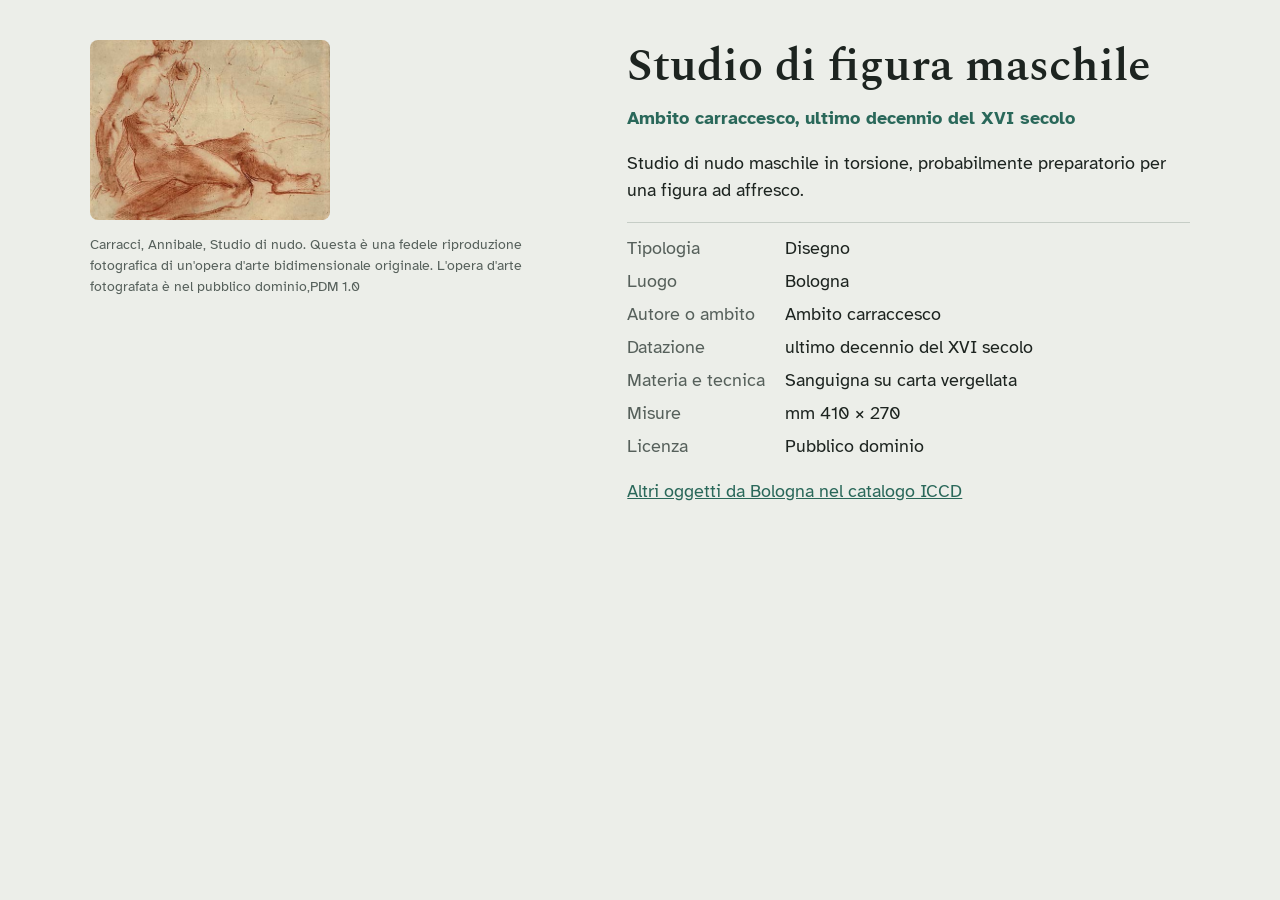
<file: esercizi/esercizio 1/esercizio 1.html>
<!DOCTYPE html>
<html lang="it">
<head>
  <meta charset="utf-8">
  <meta name="viewport" content="width=device-width, initial-scale=1">
  <title>Studio di figura maschile</title>
  <!-- I caratteri da Google Fonts: Spectral per i titoli, Atkinson Hyperlegible per il testo -->
  <link rel="stylesheet" href="https://fonts.googleapis.com/css2?family=Atkinson+Hyperlegible:wght@400;700&family=Spectral:wght@400;600&display=swap">
  <!-- Il foglio di stile: lo stesso nome del file stile.css nella stessa cartella -->
  <link rel="stylesheet" href="es1.css">
</head>
<body>
  <article class="scheda">

    <!-- Prima colonna: l'immagine con la didascalia -->
    <figure class="miniatura">
      <img src="immagini/Studio_di_nudo.jpg"
           alt="Studio di nudo maschile in torsione, probabilmente preparatorio per una figura ad affresco.">
      <figcaption> Carracci, Annibale, Studio di nudo. Questa è una fedele riproduzione fotografica di un'opera d'arte bidimensionale originale. L'opera d'arte fotografata è nel pubblico dominio,PDM 1.0 </figcaption>
    </figure>

    <!-- Seconda colonna: il testo della scheda -->
    <div class="testo">
      <h1>Studio di figura maschile</h1>
      <p class="autore">Ambito carraccesco, ultimo decennio del XVI secolo</p>
      <p>Studio di nudo maschile in torsione, probabilmente preparatorio per una figura ad affresco.</p>
      <dl>
        <dt>Tipologia</dt> <dd>Disegno</dd>
        <dt>Luogo</dt> <dd>Bologna</dd>
        <dt>Autore o ambito</dt> <dd>Ambito carraccesco</dd>
        <dt>Datazione</dt> <dd>ultimo decennio del XVI secolo</dd>
        <dt>Materia e tecnica</dt> <dd>Sanguigna su carta vergellata</dd>
        <dt>Misure</dt> <dd>mm 410 × 270</dd>
        <dt>Licenza</dt> <dd>Pubblico dominio</dd>
      </dl>
      <a href="https://catalogo.beniculturali.it/search?denom=&definizione=&period=&agent=&culturalScope=&province=&municipality=Bologna&region=&subject=&numICCD=&classfication=&corporatBody=&techCha=&cis=&site=&obsLoc=&findLoc=">Altri oggetti da Bologna nel catalogo ICCD</a>
    </div>

  </article>
</body>
</html>
</file>
<file: esercizi/esercizio 1/es1.css>
/* =====================================================================
   STILE DELLA SCHEDA
   Gli stessi esempi delle slide del modulo 1, lezione 4.
   ===================================================================== */

/* Le variabili: la palette di Scrinium. Si definiscono una volta
   in :root (la radice della pagina) e si usano ovunque con var(). */
:root {
  --verde: #2A685A;    /* verderame: gli oggetti del patrimonio */
  --lapis: #2D4889;    /* lapislazzuli: i testi e i link */
  --ocra: #A4761A;     /* ocra: i passi collegati e le evidenziazioni */
  --contrib: #8A3849;  /* rosso scuro: i contributi degli utenti */
  --bg: #ECEEE9;       /* lo sfondo della pagina */
  --ink: #1D2420;      /* l'inchiostro: testo e titoli */
  --tenue: #56605B;    /* testo secondario */
}

/* Il tema scuro: se il dispositivo lo usa, si ridefiniscono le variabili */
@media (prefers-color-scheme: dark) {
  :root {
    --bg: #131816;
    --ink: #E2E7E1;
    --verde: #72B5A3;
    --tenue: #9BA69F;
  }
}

body {
  margin: 0;
  padding: 40px 24px;
  background: var(--bg);
  color: var(--ink);
  font-family: 'Atkinson Hyperlegible', Verdana, sans-serif;
  font-size: 18px;
  line-height: 1.5;
}

/* Anatomia di una regola: selettore { proprietà: valore; } */
h1 {
  font-family: 'Spectral', Georgia, serif;
  font-size: 46px;
  color: var(--ink);
  font-weight: 600;
  line-height: 1.15;
  margin: 0 0 12px;
}

/* Impaginare: due colonne che diventano una */
.scheda {
  display: grid;
  grid-template-columns: 1fr 1.15fr;   /* due colonne: circa 46% e 54% */
  gap: 48px;                           /* lo spazio tra le colonne */
  max-width: 1100px;
  margin: 0 auto;
}

@media (max-width: 860px) {
  .scheda {
    grid-template-columns: 1fr;        /* sotto 860 pixel, una colonna sola */
  }
}

/* Dimensionare un'immagine */
img { max-width: 100%; height: auto; }   /* la regola da mettere sempre */

.miniatura { margin: 0; }

.miniatura img {                         /* le img dentro un elemento con class="miniatura" */
  width: 240px;
  aspect-ratio: 4 / 3;                   /* tutte della stessa forma */
  object-fit: cover;                     /* ritagliate, non schiacciate */
  border-radius: 8px;
}

figcaption {
  font-size: 14px;
  color: var(--tenue);
  margin-top: 6px;
}

/* Il testo della scheda */
.autore {
  color: var(--verde);
  font-weight: 700;
  margin: 0 0 8px;
}

dl {
  display: grid;
  grid-template-columns: max-content 1fr;
  gap: 6px 20px;
  border-top: 1px solid #C6CDC6;
  padding-top: 12px;
}
dt { color: var(--tenue); }
dd { margin: 0; }

a { color: var(--verde); }
a:hover {color: var(--lapis); }
</file>
<file: esercizi/esercizio 2/stile.css>
/* =====================================================================
   Lo stile della scheda. Solo CSS: i colori sono variabili,
   i numeri dei versi li scrive un contatore, le barre del profilo
   lessicale prendono la lunghezza da --valore.
   ===================================================================== */

:root {
  --sfondo: #ECEEE9;
  --carta: #F8F9F6;
  --inchiostro: #1D2420;
  --tenue: #56605B;
  --filetto: #C6CDC6;
  --oggetti: #2A685A;   /* verderame */
  --testi: #2D4889;     /* lapislazzuli */
  --passo: #A4761A;     /* ocra */
  --evidenzia: #F1D57E;
  --titoli: 'Spectral', Georgia, serif;
  --interfaccia: 'Atkinson Hyperlegible', Verdana, sans-serif;
  --codice: 'JetBrains Mono', Consolas, monospace;
}

* { box-sizing: border-box; }
body { margin: 0; background: var(--sfondo); color: var(--inchiostro); font-family: var(--interfaccia); font-size: 17px; line-height: 1.55; }
a { color: var(--testi); }
:focus-visible { outline: 3px solid var(--testi); outline-offset: 2px; }
h1, h2, h3 { font-family: var(--titoli); font-weight: 600; line-height: 1.15; }
h1 { font-size: clamp(2.4rem, 6vw, 3.6rem); margin: 0; }
h2 { font-size: 1.9rem; margin: 0 0 .5em; }
h3 { font-size: 1.25rem; margin: 1.5em 0 .5em; }
code { font-family: var(--codice); font-size: .88em; }
.contenitore { max-width: 1040px; margin: 0 auto; padding: 0 20px; }
.tenue { color: var(--tenue); }

/* Intestazione */
header { background: var(--carta); border-bottom: 1px solid var(--filetto); padding: 40px 0 20px; }
.occhiello { margin: 0 0 8px; font-weight: 700; font-size: .85rem; text-transform: uppercase; letter-spacing: .06em; color: var(--passo); }
.sottotitolo { font-family: var(--titoli); font-size: 1.25rem; color: var(--tenue); margin: 6px 0 20px; }
nav { display: flex; flex-wrap: wrap; gap: 8px 20px; }
nav a { color: var(--inchiostro); }

/* Ogni sezione è separata dalla successiva da un filetto */
section { padding: 40px 0; border-bottom: 1px solid var(--filetto); }
section:last-child { border-bottom: none; }
.lezione { display: inline-block; margin: 0 0 12px; font-size: .8rem; font-weight: 700; background: var(--evidenzia); padding: 3px 12px; border-radius: 999px; }

/* La scheda: metadati a sinistra, testo a destra */
.descrizione { font-family: var(--titoli); font-size: 1.25rem; max-width: 60ch; }
.due-colonne { display: grid; grid-template-columns: 1fr 1fr; gap: 48px; align-items: start; }
.metadati { display: grid; grid-template-columns: max-content 1fr; gap: 8px 20px; margin: 0; background: var(--carta); border: 1px solid var(--filetto); border-top: 5px solid var(--testi); border-radius: 8px; padding: 20px; }
.metadati dt { color: var(--tenue); }
.metadati dd { margin: 0; }
.vocabolario { font-size: .75rem; color: var(--oggetti); border: 1px solid var(--oggetti); border-radius: 4px; padding: 0 6px; margin-left: 6px; white-space: nowrap; }
.etichetta { display: inline-block; background: var(--sfondo); border: 1px solid var(--filetto); border-radius: 999px; padding: 0 10px; font-size: .9rem; }

/* La poesia: ogni verso va a capo e riceve un numero dal contatore */
.poesia { font-family: var(--titoli); font-size: 1.3rem; line-height: 1.7; counter-reset: verso; padding-left: 3rem; }
.strofa { margin: 0 0 1em; }
.verso { display: block; position: relative; counter-increment: verso; }
.verso::before { content: counter(verso); position: absolute; left: -3rem; width: 2rem; text-align: right; font-family: var(--interfaccia); font-size: .75rem; line-height: 2.3; color: var(--tenue); }
.passo { color: inherit; text-decoration: none; background: rgba(164, 118, 26, .18); border-bottom: 2px solid var(--passo); }

/* Le parti che si aprono: <details> e <summary> */
details { margin: 16px 0; background: var(--carta); border: 1px solid var(--filetto); border-radius: 8px; }
summary { cursor: pointer; font-weight: 700; padding: 12px 16px; }
details[open] summary { border-bottom: 1px solid var(--filetto); }
details > .tabella, details > pre { margin: 16px; }

/* Il codice: XML e Turtle */
pre { background: var(--inchiostro); color: #E8ECE6; padding: 16px 20px; border-radius: 8px; overflow-x: auto; font-size: .9rem; line-height: 1.5; }
pre .c { color: #8C978F; }

/* Tabelle */
.tabella { overflow-x: auto; }
table { border-collapse: collapse; width: 100%; background: var(--carta); }
th, td { text-align: left; padding: 8px 12px; border-bottom: 1px solid var(--filetto); vertical-align: top; }
th { font-size: .85rem; color: var(--tenue); }
tr.senza td { color: var(--passo); font-style: italic; }
.file td:first-child code { white-space: nowrap; }

/* Pulsanti e link ai file */
.azioni { margin-top: 16px; }
.pulsante { display: inline-block; background: var(--inchiostro); color: var(--sfondo); text-decoration: none; font-weight: 700; padding: 10px 18px; border-radius: 6px; }
.pulsante:hover { opacity: .9; }
.tre-file { display: grid; grid-template-columns: repeat(3, 1fr); gap: 16px; margin-top: 20px; }
.tre-file a { display: flex; flex-direction: column; gap: 4px; text-decoration: none; color: var(--inchiostro); background: var(--carta); border: 1px solid var(--filetto); border-top: 5px solid var(--passo); border-radius: 8px; padding: 16px; }
.tre-file a:first-child { border-top-color: var(--testi); }
.tre-file strong { font-family: var(--titoli); font-size: 1.2rem; }
.tre-file span { color: var(--tenue); font-size: .95rem; }
.tre-file a:hover strong { text-decoration: underline; }

/* Profilo lessicale: tre numeri, barre, concordanze */
.numeri { display: flex; flex-wrap: wrap; gap: 16px; }
.numeri p { margin: 0; background: var(--carta); border: 1px solid var(--filetto); border-left: 5px solid var(--testi); border-radius: 8px; padding: 10px 18px; }
.numeri b { font-family: var(--titoli); font-size: 2rem; margin-right: 6px; }
.barre { list-style: none; padding: 0; max-width: 520px; }
.barre li { display: grid; grid-template-columns: 6rem 1fr; align-items: center; gap: 12px; margin-bottom: 8px; }
.barre b { display: block; width: var(--valore); background: var(--testi); color: var(--carta); padding: 2px 10px; border-radius: 4px; }
.kwic td.sinistra, .kwic th.sinistra { text-align: right; }
.kwic td.chiave { font-weight: 700; color: var(--testi); text-align: center; }
.kwic td { font-family: var(--titoli); font-size: 1.1rem; }
.kwic td:first-child { font-family: var(--interfaccia); font-size: .9rem; color: var(--tenue); }

/* Il grafo dei collegamenti, disegnato in SVG */
.grafo { margin: 24px 0; background: var(--carta); border: 1px solid var(--filetto); border-radius: 8px; padding: 20px; }
.grafo svg { width: 100%; height: auto; font-family: var(--interfaccia); }
.grafo figcaption { margin-top: 12px; color: var(--tenue); }
.grafo text { text-anchor: middle; font-size: 14px; fill: var(--inchiostro); }
.grafo .intestazione { font-size: 13px; font-weight: 700; fill: var(--tenue); }
.nodo rect { fill: var(--sfondo); stroke-width: 2; }
.nodo.testo rect { stroke: var(--testi); }
.nodo.oggetto rect { stroke: var(--oggetti); }
.nodo text { font-family: var(--codice); font-size: 13px; }
.nodo .nome { font-family: var(--titoli); font-size: 14px; fill: var(--tenue); }
.nodo.evidenza rect { fill: var(--evidenzia); stroke-width: 3; }
.arco line { stroke: var(--filetto); stroke-width: 2; }
.arco text { font-family: var(--codice); font-size: 12px; fill: var(--tenue); }
.arco.evidenza line { stroke: var(--passo); stroke-width: 3; }
.arco.evidenza text { fill: var(--inchiostro); font-weight: 700; }
.punta { fill: var(--filetto); }
.punta-ev { fill: var(--passo); }

/* Piè di pagina */
footer { border-top: 1px solid var(--filetto); padding: 20px 0 40px; color: var(--tenue); font-size: .9rem; }

/* Sugli schermi stretti le colonne si impilano */
@media (max-width: 760px) {
  .due-colonne, .tre-file { grid-template-columns: 1fr; }
}
</file>
